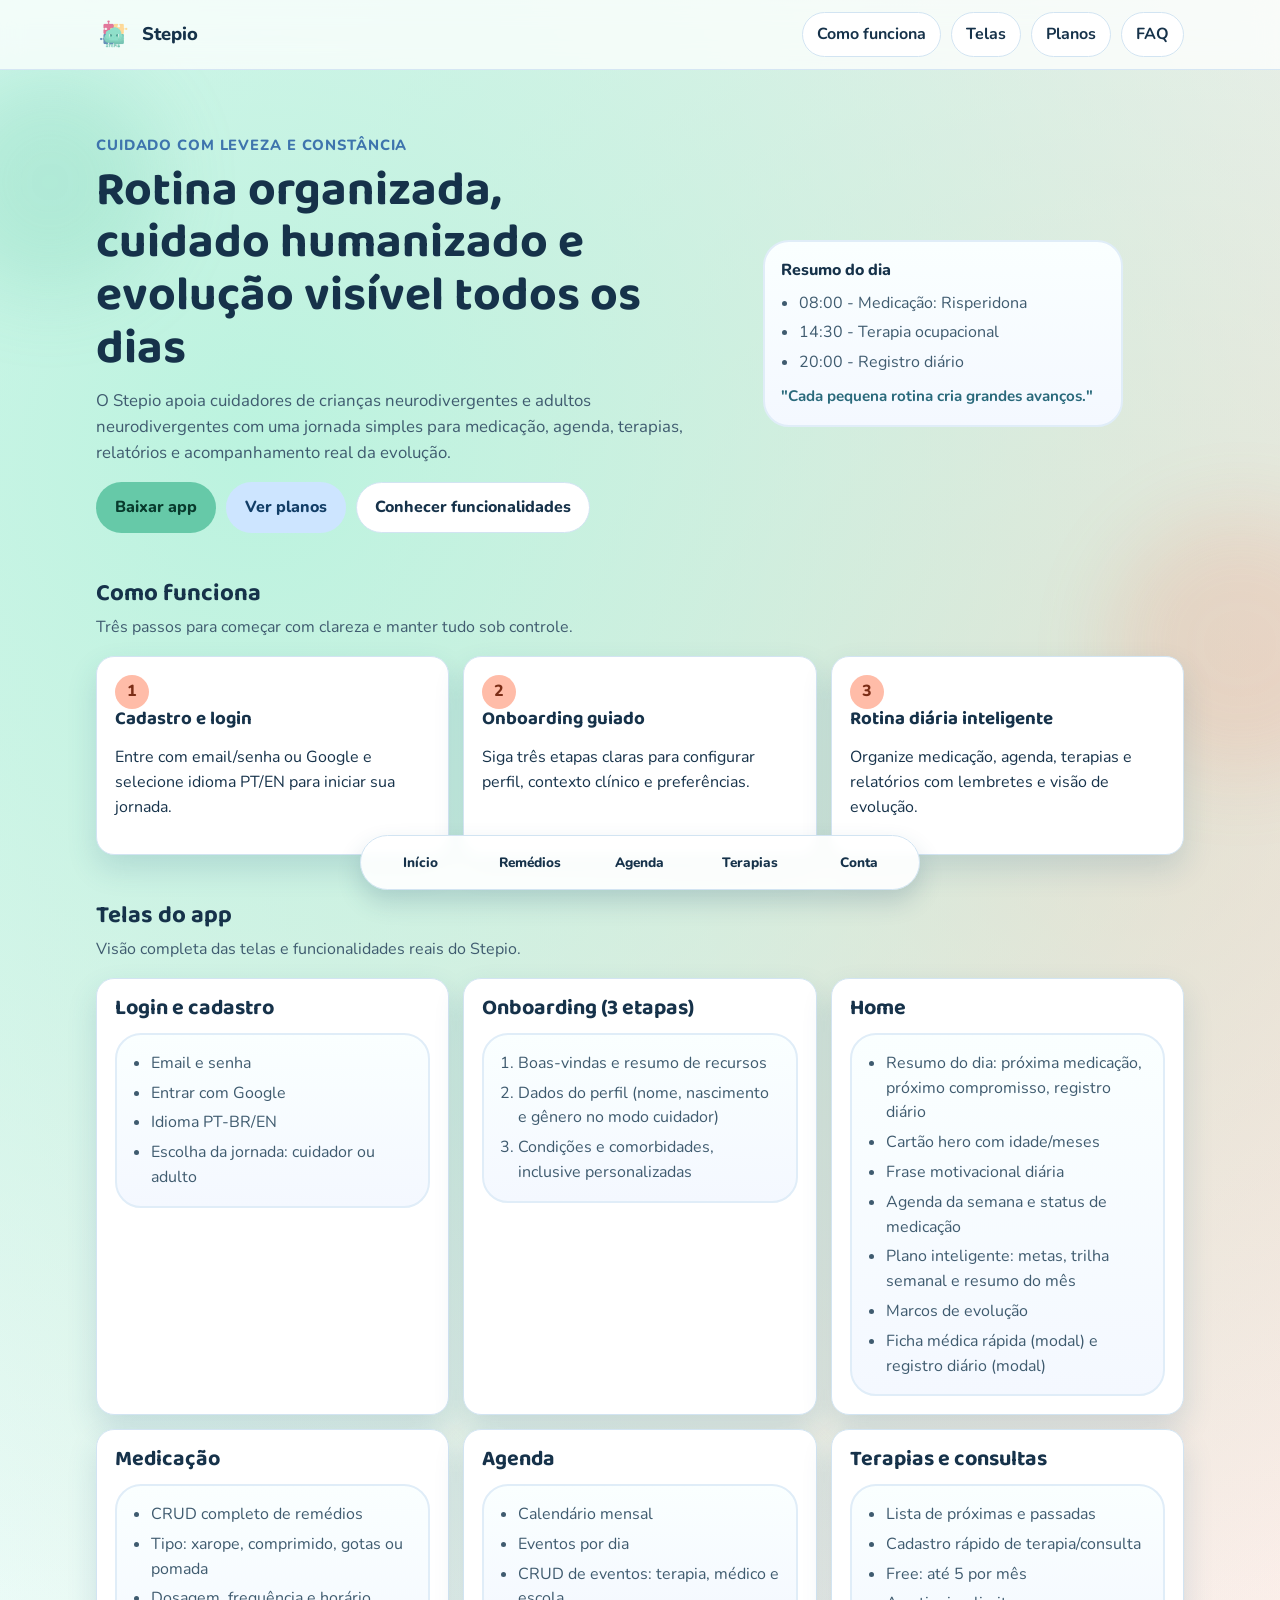
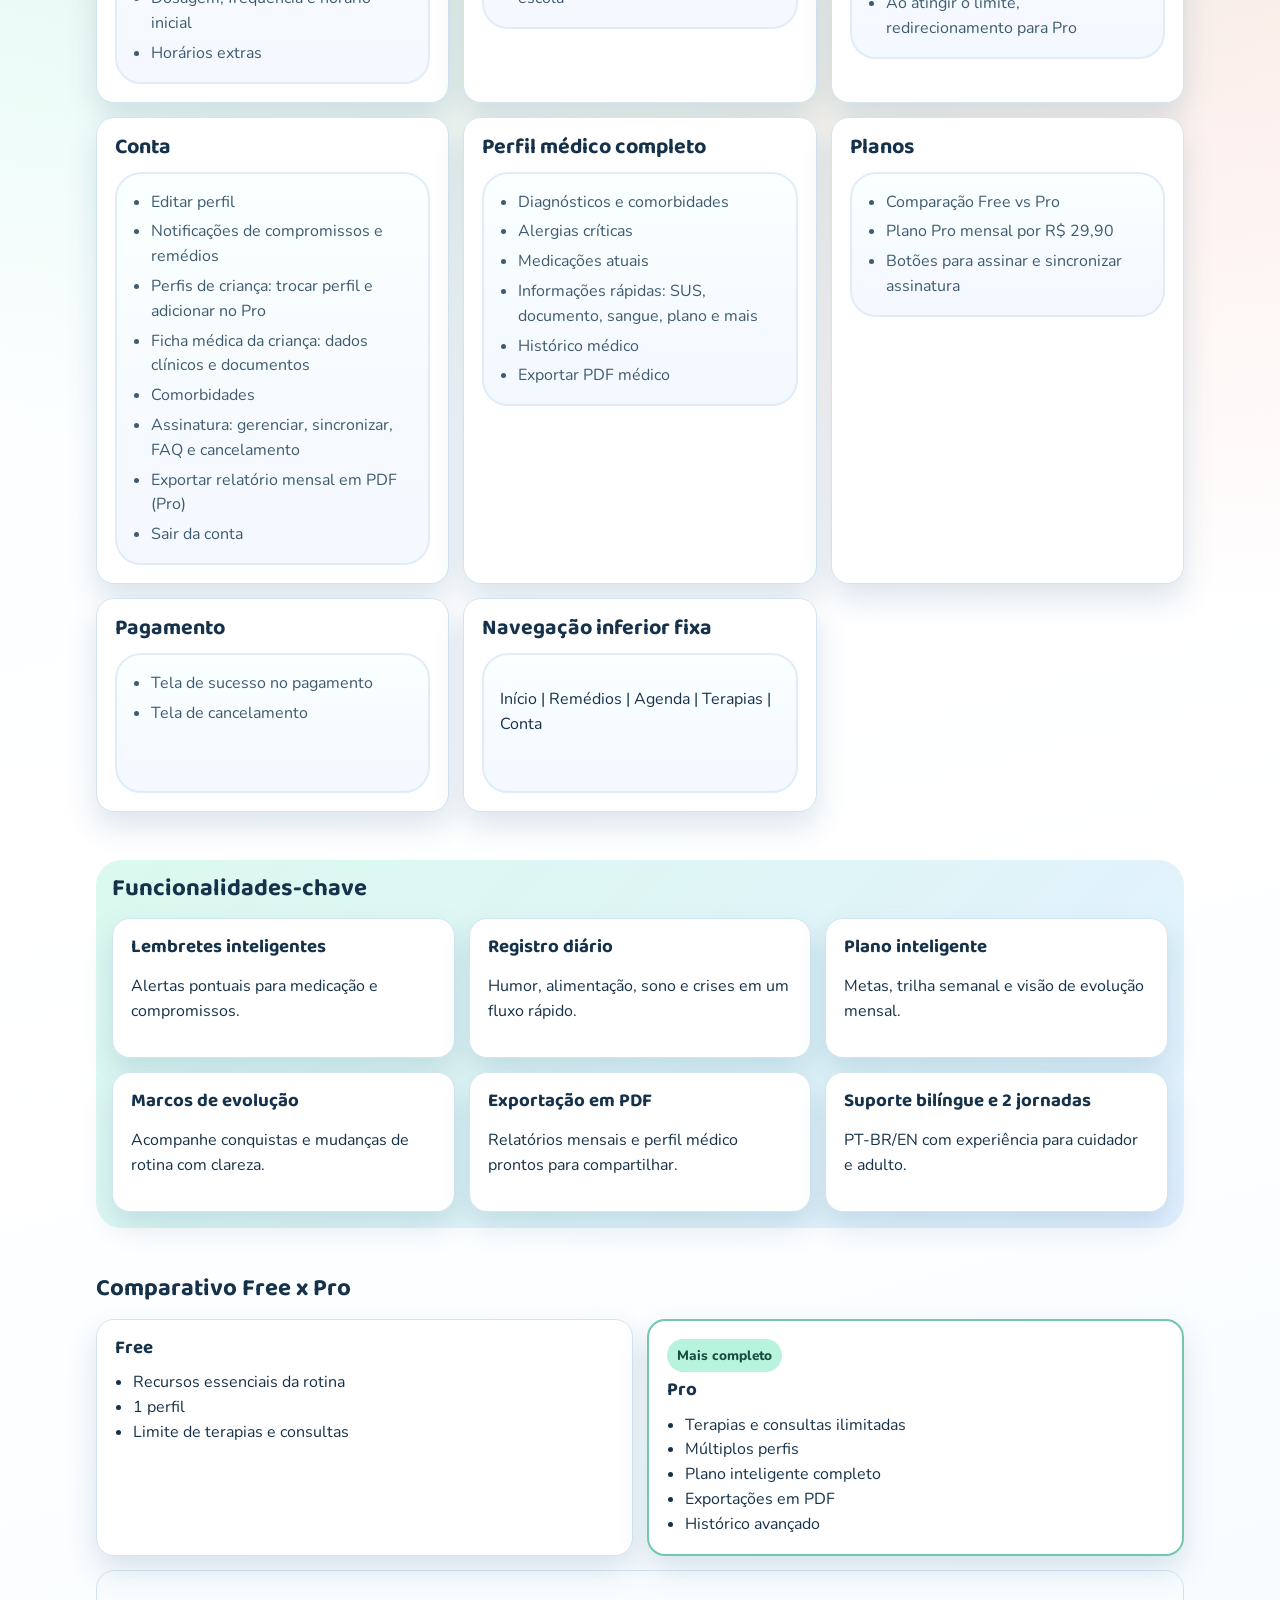
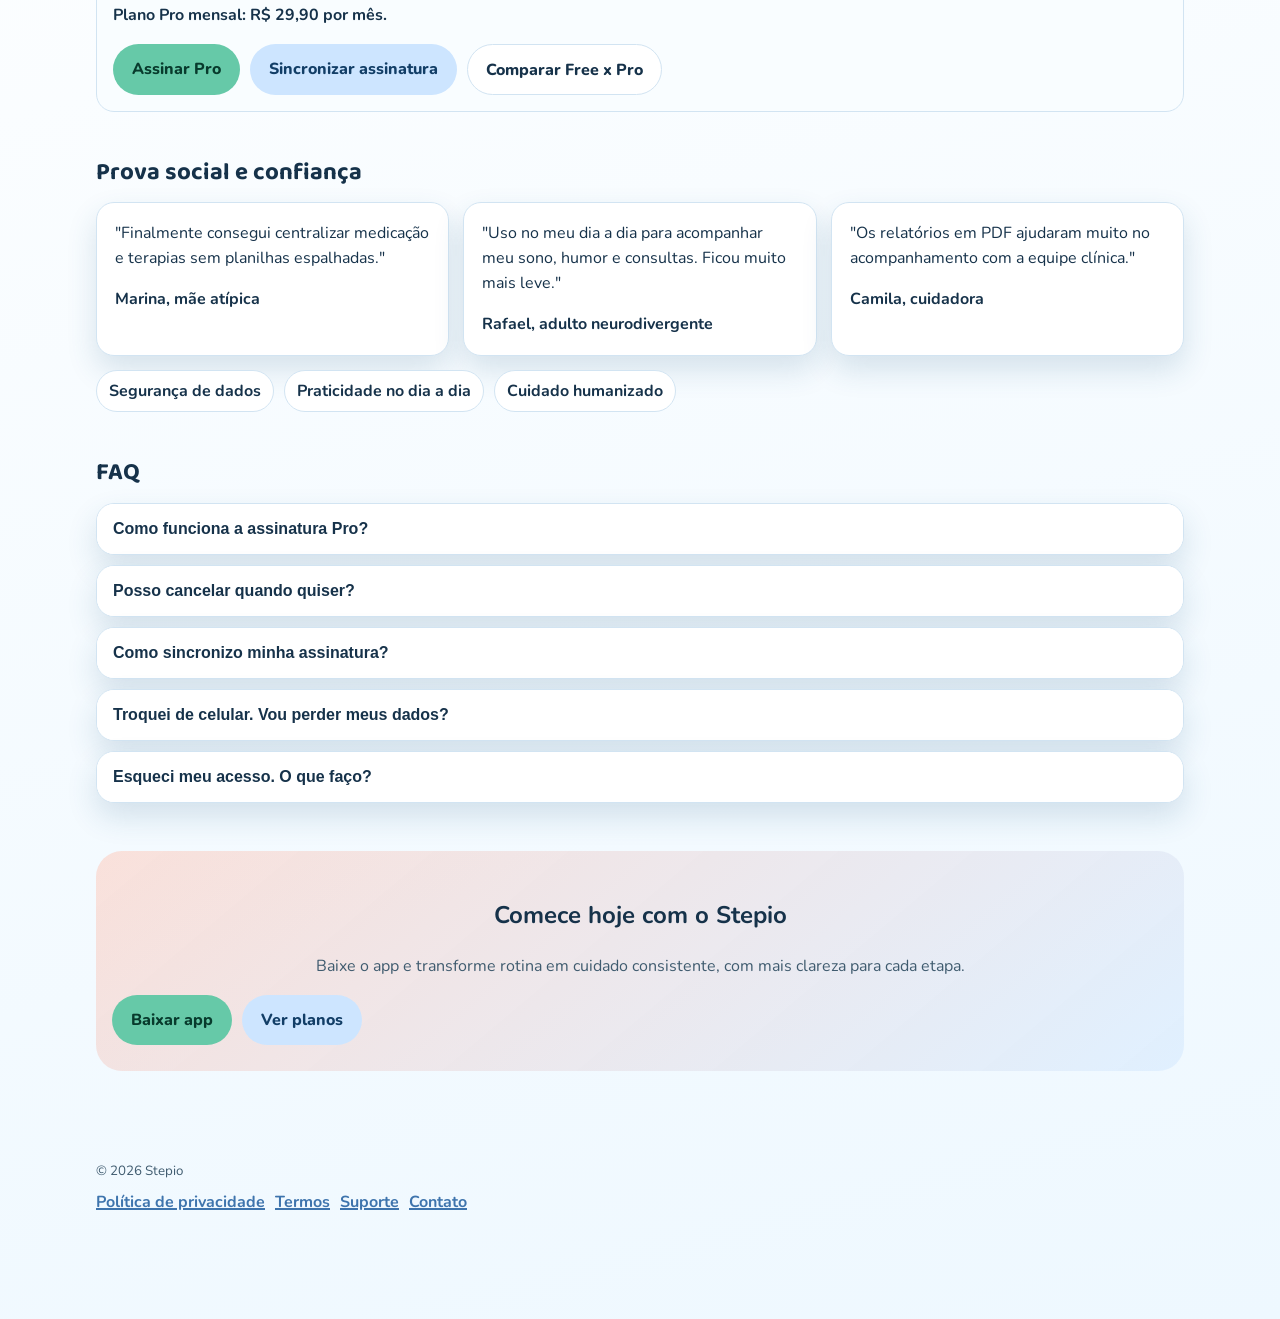
<file: index.html>
<!doctype html>
<html lang="pt-BR">
<head>
  <meta charset="UTF-8">
  <meta name="viewport" content="width=device-width, initial-scale=1.0">
  <title>Stepio | Rotina, cuidado e evolução para famílias e adultos neurodivergentes</title>
  <meta name="description" content="Stepio é o app para organizar medicação, agenda, terapias, consultas e evolução diária de crianças e adultos neurodivergentes com uma experiência acolhedora e inteligente.">
  <link rel="icon" type="image/png" href="img/STEPIO 3.png">
  <link rel="preconnect" href="https://fonts.googleapis.com">
  <link rel="preconnect" href="https://fonts.gstatic.com" crossorigin>
  <link href="https://fonts.googleapis.com/css2?family=Nunito:wght@400;600;700;800&family=Baloo+2:wght@600;700&display=swap" rel="stylesheet">
  <link rel="stylesheet" href="styles.css">
</head>
<body>
  <a class="skip-link" href="#conteudo">Pular para o conteúdo</a>

  <header class="site-header">
    <nav class="top-nav" aria-label="Navegação principal">
      <a class="brand" href="#topo" aria-label="Página inicial Stepio">
        <img src="img/STEPIO 3.png" alt="Logo Stepio">
        <span>Stepio</span>
      </a>
      <button class="menu-toggle" type="button" aria-expanded="false" aria-controls="mainMenu">Menu</button>
      <ul id="mainMenu" class="menu-links">
        <li><a href="#funciona">Como funciona</a></li>
        <li><a href="#telas">Telas</a></li>
        <li><a href="#planos" data-open-plans="true">Planos</a></li>
        <li><a href="#faq">FAQ</a></li>
      </ul>
    </nav>
  </header>

  <main id="conteudo">
    <section id="topo" class="hero section reveal">
      <div class="hero-content">
        <p class="eyebrow">Cuidado com leveza e constância</p>
        <h1>Rotina organizada, cuidado humanizado e evolução visível todos os dias</h1>
        <p class="hero-text">
          O Stepio apoia cuidadores de crianças neurodivergentes e adultos neurodivergentes com uma jornada simples para medicação, agenda, terapias, relatórios e acompanhamento real da evolução.
        </p>
        <div class="cta-group">
          <a class="btn btn-primary" href="https://play.google.com/store/apps/details?id=com.stepio.app&hl=en" target="_blank" rel="noopener noreferrer">Baixar app</a>
          <button class="btn btn-secondary open-plans-btn" type="button" data-open-plans="true">Ver planos</button>
          <a class="btn btn-ghost" href="#telas">Conhecer funcionalidades</a>
        </div>
      </div>
      <div class="hero-visual" aria-hidden="true">
        <article class="phone-mockup hero-phone tilt-card">
          <p class="mockup-title">Resumo do dia</p>
          <ul>
            <li>08:00 - Medicação: Risperidona</li>
            <li>14:30 - Terapia ocupacional</li>
            <li>20:00 - Registro diário</li>
          </ul>
          <p class="quote">"Cada pequena rotina cria grandes avanços."</p>
        </article>
      </div>
    </section>

    <section id="funciona" class="section reveal">
      <div class="section-head">
        <h2>Como funciona</h2>
        <p>Três passos para começar com clareza e manter tudo sob controle.</p>
      </div>
      <div class="steps-grid">
        <article class="card step-card">
          <span class="step-number">1</span>
          <h3>Cadastro e login</h3>
          <p>Entre com email/senha ou Google e selecione idioma PT/EN para iniciar sua jornada.</p>
        </article>
        <article class="card step-card">
          <span class="step-number">2</span>
          <h3>Onboarding guiado</h3>
          <p>Siga três etapas claras para configurar perfil, contexto clínico e preferências.</p>
        </article>
        <article class="card step-card">
          <span class="step-number">3</span>
          <h3>Rotina diária inteligente</h3>
          <p>Organize medicação, agenda, terapias e relatórios com lembretes e visão de evolução.</p>
        </article>
      </div>
    </section>

    <section id="telas" class="section reveal">
      <div class="section-head">
        <h2>Telas do app</h2>
        <p>Visão completa das telas e funcionalidades reais do Stepio.</p>
      </div>

      <div class="screens-grid">
        <article class="screen card reveal">
          <h3>Login e cadastro</h3>
          <div class="phone-mockup tilt-card">
            <ul>
              <li>Email e senha</li>
              <li>Entrar com Google</li>
              <li>Idioma PT-BR/EN</li>
              <li>Escolha da jornada: cuidador ou adulto</li>
            </ul>
          </div>
        </article>

        <article class="screen card reveal">
          <h3>Onboarding (3 etapas)</h3>
          <div class="phone-mockup tilt-card">
            <ol>
              <li>Boas-vindas e resumo de recursos</li>
              <li>Dados do perfil (nome, nascimento e gênero no modo cuidador)</li>
              <li>Condições e comorbidades, inclusive personalizadas</li>
            </ol>
          </div>
        </article>

        <article class="screen card reveal">
          <h3>Home</h3>
          <div class="phone-mockup tilt-card">
            <ul>
              <li>Resumo do dia: próxima medicação, próximo compromisso, registro diário</li>
              <li>Cartão hero com idade/meses</li>
              <li>Frase motivacional diária</li>
              <li>Agenda da semana e status de medicação</li>
              <li>Plano inteligente: metas, trilha semanal e resumo do mês</li>
              <li>Marcos de evolução</li>
              <li>Ficha médica rápida (modal) e registro diário (modal)</li>
            </ul>
          </div>
        </article>

        <article class="screen card reveal">
          <h3>Medicação</h3>
          <div class="phone-mockup tilt-card">
            <ul>
              <li>CRUD completo de remédios</li>
              <li>Tipo: xarope, comprimido, gotas ou pomada</li>
              <li>Dosagem, frequência e horário inicial</li>
              <li>Horários extras</li>
            </ul>
          </div>
        </article>

        <article class="screen card reveal">
          <h3>Agenda</h3>
          <div class="phone-mockup tilt-card">
            <ul>
              <li>Calendário mensal</li>
              <li>Eventos por dia</li>
              <li>CRUD de eventos: terapia, médico e escola</li>
            </ul>
          </div>
        </article>

        <article class="screen card reveal">
          <h3>Terapias e consultas</h3>
          <div class="phone-mockup tilt-card">
            <ul>
              <li>Lista de próximas e passadas</li>
              <li>Cadastro rápido de terapia/consulta</li>
              <li>Free: até 5 por mês</li>
              <li>Ao atingir o limite, redirecionamento para Pro</li>
            </ul>
          </div>
        </article>

        <article class="screen card reveal">
          <h3>Conta</h3>
          <div class="phone-mockup tilt-card">
            <ul>
              <li>Editar perfil</li>
              <li>Notificações de compromissos e remédios</li>
              <li>Perfis de criança: trocar perfil e adicionar no Pro</li>
              <li>Ficha médica da criança: dados clínicos e documentos</li>
              <li>Comorbidades</li>
              <li>Assinatura: gerenciar, sincronizar, FAQ e cancelamento</li>
              <li>Exportar relatório mensal em PDF (Pro)</li>
              <li>Sair da conta</li>
            </ul>
          </div>
        </article>

        <article class="screen card reveal">
          <h3>Perfil médico completo</h3>
          <div class="phone-mockup tilt-card">
            <ul>
              <li>Diagnósticos e comorbidades</li>
              <li>Alergias críticas</li>
              <li>Medicações atuais</li>
              <li>Informações rápidas: SUS, documento, sangue, plano e mais</li>
              <li>Histórico médico</li>
              <li>Exportar PDF médico</li>
            </ul>
          </div>
        </article>

        <article class="screen card reveal">
          <h3>Planos</h3>
          <div class="phone-mockup tilt-card">
            <ul>
              <li>Comparação Free vs Pro</li>
              <li>Plano Pro mensal por R$ 29,90</li>
              <li>Botões para assinar e sincronizar assinatura</li>
            </ul>
          </div>
        </article>

        <article class="screen card reveal">
          <h3>Pagamento</h3>
          <div class="phone-mockup tilt-card">
            <ul>
              <li>Tela de sucesso no pagamento</li>
              <li>Tela de cancelamento</li>
            </ul>
          </div>
        </article>

        <article class="screen card reveal">
          <h3>Navegação inferior fixa</h3>
          <div class="phone-mockup tilt-card">
            <p>Início | Remédios | Agenda | Terapias | Conta</p>
          </div>
        </article>
      </div>
    </section>

    <section class="section highlight reveal">
      <div class="section-head">
        <h2>Funcionalidades-chave</h2>
      </div>
      <div class="feature-grid">
        <article class="card"><h3>Lembretes inteligentes</h3><p>Alertas pontuais para medicação e compromissos.</p></article>
        <article class="card"><h3>Registro diário</h3><p>Humor, alimentação, sono e crises em um fluxo rápido.</p></article>
        <article class="card"><h3>Plano inteligente</h3><p>Metas, trilha semanal e visão de evolução mensal.</p></article>
        <article class="card"><h3>Marcos de evolução</h3><p>Acompanhe conquistas e mudanças de rotina com clareza.</p></article>
        <article class="card"><h3>Exportação em PDF</h3><p>Relatórios mensais e perfil médico prontos para compartilhar.</p></article>
        <article class="card"><h3>Suporte bilíngue e 2 jornadas</h3><p>PT-BR/EN com experiência para cuidador e adulto.</p></article>
      </div>
    </section>

    <section id="planos" class="section reveal">
      <div class="section-head">
        <h2>Comparativo Free x Pro</h2>
      </div>
      <div class="plan-grid">
        <article class="card plan-card">
          <h3>Free</h3>
          <ul>
            <li>Recursos essenciais da rotina</li>
            <li>1 perfil</li>
            <li>Limite de terapias e consultas</li>
          </ul>
        </article>
        <article class="card plan-card featured">
          <p class="badge">Mais completo</p>
          <h3>Pro</h3>
          <ul>
            <li>Terapias e consultas ilimitadas</li>
            <li>Múltiplos perfis</li>
            <li>Plano inteligente completo</li>
            <li>Exportações em PDF</li>
            <li>Histórico avançado</li>
          </ul>
        </article>
      </div>
      <div class="price-row">
        <p><strong>Plano Pro mensal: R$ 29,90 por mês.</strong></p>
        <div class="cta-group">
          <a class="btn btn-primary" href="https://play.google.com/store/apps/details?id=com.stepio.app&hl=en" target="_blank" rel="noopener noreferrer">Assinar Pro</a>
          <a class="btn btn-secondary" href="#cta-final">Sincronizar assinatura</a>
          <button class="btn btn-ghost open-plans-btn" type="button" data-open-plans="true">Comparar Free x Pro</button>
        </div>
      </div>
    </section>

    <section class="section reveal">
      <div class="section-head">
        <h2>Prova social e confiança</h2>
      </div>
      <div class="testimonials-grid">
        <article class="card">
          <p>"Finalmente consegui centralizar medicação e terapias sem planilhas espalhadas."</p>
          <strong>Marina, mãe atípica</strong>
        </article>
        <article class="card">
          <p>"Uso no meu dia a dia para acompanhar meu sono, humor e consultas. Ficou muito mais leve."</p>
          <strong>Rafael, adulto neurodivergente</strong>
        </article>
        <article class="card">
          <p>"Os relatórios em PDF ajudaram muito no acompanhamento com a equipe clínica."</p>
          <strong>Camila, cuidadora</strong>
        </article>
      </div>
      <div class="trust-badges" role="list" aria-label="Selos de confiança">
        <span role="listitem" class="badge-pill">Segurança de dados</span>
        <span role="listitem" class="badge-pill">Praticidade no dia a dia</span>
        <span role="listitem" class="badge-pill">Cuidado humanizado</span>
      </div>
    </section>

    <section id="faq" class="section reveal">
      <div class="section-head">
        <h2>FAQ</h2>
      </div>
      <div class="faq-list">
        <article class="faq-item card">
          <h3>
            <button class="faq-question" type="button" aria-expanded="false">Como funciona a assinatura Pro?</button>
          </h3>
          <div class="faq-answer" hidden>
            <p>Você assina o Pro mensal por R$ 29,90 e libera recursos avançados como múltiplos perfis e exportações.</p>
          </div>
        </article>
        <article class="faq-item card">
          <h3>
            <button class="faq-question" type="button" aria-expanded="false">Posso cancelar quando quiser?</button>
          </h3>
          <div class="faq-answer" hidden>
            <p>Sim. O gerenciamento e o cancelamento ficam disponíveis na área de assinatura da conta.</p>
          </div>
        </article>
        <article class="faq-item card">
          <h3>
            <button class="faq-question" type="button" aria-expanded="false">Como sincronizo minha assinatura?</button>
          </h3>
          <div class="faq-answer" hidden>
            <p>Na tela de assinatura, use o botão de sincronização para atualizar o status da sua conta Pro.</p>
          </div>
        </article>
        <article class="faq-item card">
          <h3>
            <button class="faq-question" type="button" aria-expanded="false">Troquei de celular. Vou perder meus dados?</button>
          </h3>
          <div class="faq-answer" hidden>
            <p>Não. Basta entrar com sua conta para recuperar seus dados e continuar de onde parou.</p>
          </div>
        </article>
        <article class="faq-item card">
          <h3>
            <button class="faq-question" type="button" aria-expanded="false">Esqueci meu acesso. O que faço?</button>
          </h3>
          <div class="faq-answer" hidden>
            <p>Use a recuperação de acesso na tela de login para redefinir credenciais e retomar o uso.</p>
          </div>
        </article>
      </div>
    </section>

    <section id="cta-final" class="section final-cta reveal">
      <h2>Comece hoje com o Stepio</h2>
      <p>Baixe o app e transforme rotina em cuidado consistente, com mais clareza para cada etapa.</p>
      <div class="cta-group">
        <a class="btn btn-primary" href="https://play.google.com/store/apps/details?id=com.stepio.app&hl=en" target="_blank" rel="noopener noreferrer">Baixar app</a>
        <button class="btn btn-secondary open-plans-btn" type="button" data-open-plans="true">Ver planos</button>
      </div>
    </section>
  </main>

  <div id="plansOverlay" class="plans-overlay" hidden>
    <section class="plans-modal" role="dialog" aria-modal="true" aria-labelledby="plansModalTitle">
      <button id="closePlansModal" class="plans-close" type="button" aria-label="Fechar comparação de planos">×</button>
      <p class="eyebrow">Planos Stepio</p>
      <h2 id="plansModalTitle">Escolha o plano ideal para sua rotina</h2>
      <p class="plans-subtitle">Comparativo rápido e objetivo para decidir em segundos.</p>
      <div class="plans-modal-grid">
        <article class="card plan-card">
          <h3>Free</h3>
          <p class="plan-price">R$ 0/mês</p>
          <ul>
            <li>Recursos essenciais</li>
            <li>1 perfil</li>
            <li>Até 5 terapias/consultas por mês</li>
          </ul>
        </article>
        <article class="card plan-card featured">
          <p class="badge">Recomendado</p>
          <h3>Pro</h3>
          <p class="plan-price">R$ 29,90/mês</p>
          <ul>
            <li>Terapias e consultas ilimitadas</li>
            <li>Múltiplos perfis</li>
            <li>Plano inteligente completo</li>
            <li>Exportações em PDF e histórico avançado</li>
          </ul>
        </article>
      </div>
      <div class="cta-group">
        <a class="btn btn-primary" href="https://play.google.com/store/apps/details?id=com.stepio.app&hl=en" target="_blank" rel="noopener noreferrer">Baixar e assinar</a>
        <button class="btn btn-ghost" id="closePlansModalSecondary" type="button">Fechar</button>
      </div>
    </section>
  </div>

  <footer class="site-footer">
    <small>&copy; <span id="year"></span> Stepio</small>
    <nav aria-label="Links do rodapé">
      <a href="privacy-policy.html">Política de privacidade</a>
      <a href="terms-of-use.html">Termos</a>
      <a href="mailto:larymenjon.dev@gmail.com?subject=Suporte%20Stepio">Suporte</a>
      <a href="mailto:larymenjon.dev@gmail.com?subject=Contato%20Stepio">Contato</a>
    </nav>
  </footer>

  <nav class="bottom-demo-nav" aria-label="Navegação inferior fixa de demonstração">
    <a href="#">Início</a>
    <a href="#">Remédios</a>
    <a href="#">Agenda</a>
    <a href="#">Terapias</a>
    <a href="#">Conta</a>
  </nav>

  <script src="script.js"></script>
</body>
</html>
</file>
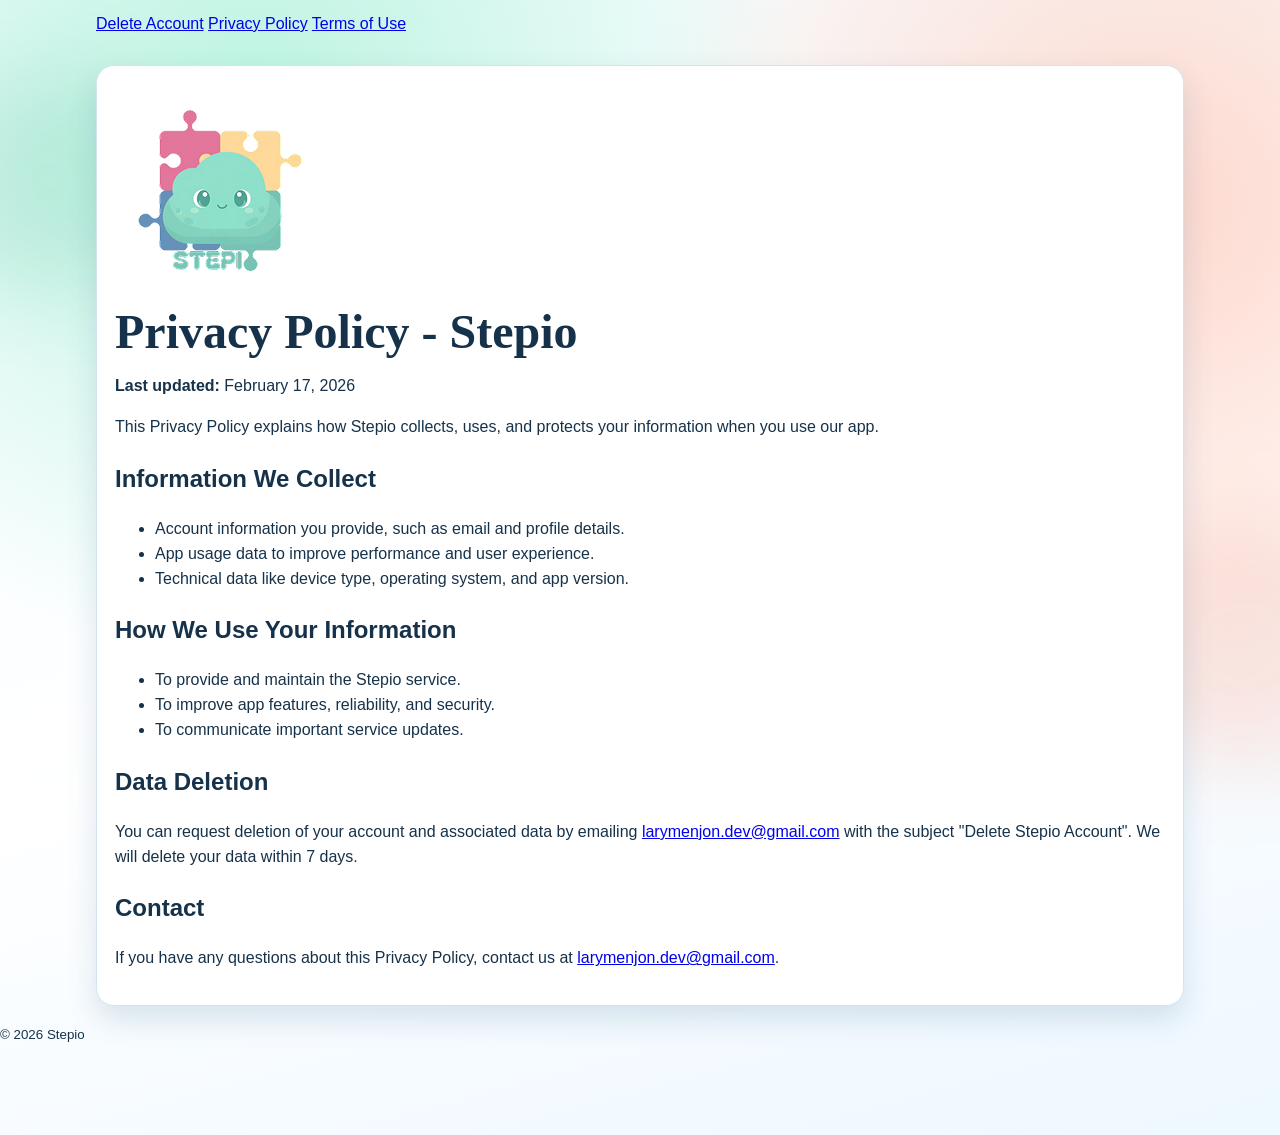
<file: privacy-policy.html>
<!doctype html>
<html lang="en">
<head>
  <meta charset="UTF-8">
  <meta name="viewport" content="width=device-width, initial-scale=1.0">
  <title>Privacy Policy - Stepio</title>
  <link rel="icon" type="image/png" href="img/STEPIO 3.png">
  <link rel="stylesheet" href="styles.css">
</head>
<body>
  <header class="top-nav">
    <nav class="menu" aria-label="Main menu">
      <a href="index.html">Delete Account</a>
      <a class="active" href="privacy-policy.html">Privacy Policy</a>
      <a href="terms-of-use.html">Terms of Use</a>
    </nav>
  </header>

  <main class="page">
    <section class="card" aria-labelledby="title">
      <img
        class="logo"
        src="img/STEPIO 3.png"
        alt="Stepio logo"
      >
      <h1 id="title">Privacy Policy - Stepio</h1>
      <p><strong>Last updated:</strong> February 17, 2026</p>

      <p>
        This Privacy Policy explains how Stepio collects, uses, and protects your information when you use our app.
      </p>

      <h2>Information We Collect</h2>
      <ul>
        <li>Account information you provide, such as email and profile details.</li>
        <li>App usage data to improve performance and user experience.</li>
        <li>Technical data like device type, operating system, and app version.</li>
      </ul>

      <h2>How We Use Your Information</h2>
      <ul>
        <li>To provide and maintain the Stepio service.</li>
        <li>To improve app features, reliability, and security.</li>
        <li>To communicate important service updates.</li>
      </ul>

      <h2>Data Deletion</h2>
      <p>
        You can request deletion of your account and associated data by emailing
        <a href="mailto:larymenjon.dev@gmail.com?subject=Delete%20Stepio%20Account">larymenjon.dev@gmail.com</a>
        with the subject "Delete Stepio Account". We will delete your data within 7 days.
      </p>

      <h2>Contact</h2>
      <p>
        If you have any questions about this Privacy Policy, contact us at
        <a href="mailto:larymenjon.dev@gmail.com">larymenjon.dev@gmail.com</a>.
      </p>
    </section>
  </main>

  <footer>
    <small>&copy; <span id="year"></span> Stepio</small>
  </footer>

  <script src="script.js"></script>
</body>
</html>
</file>
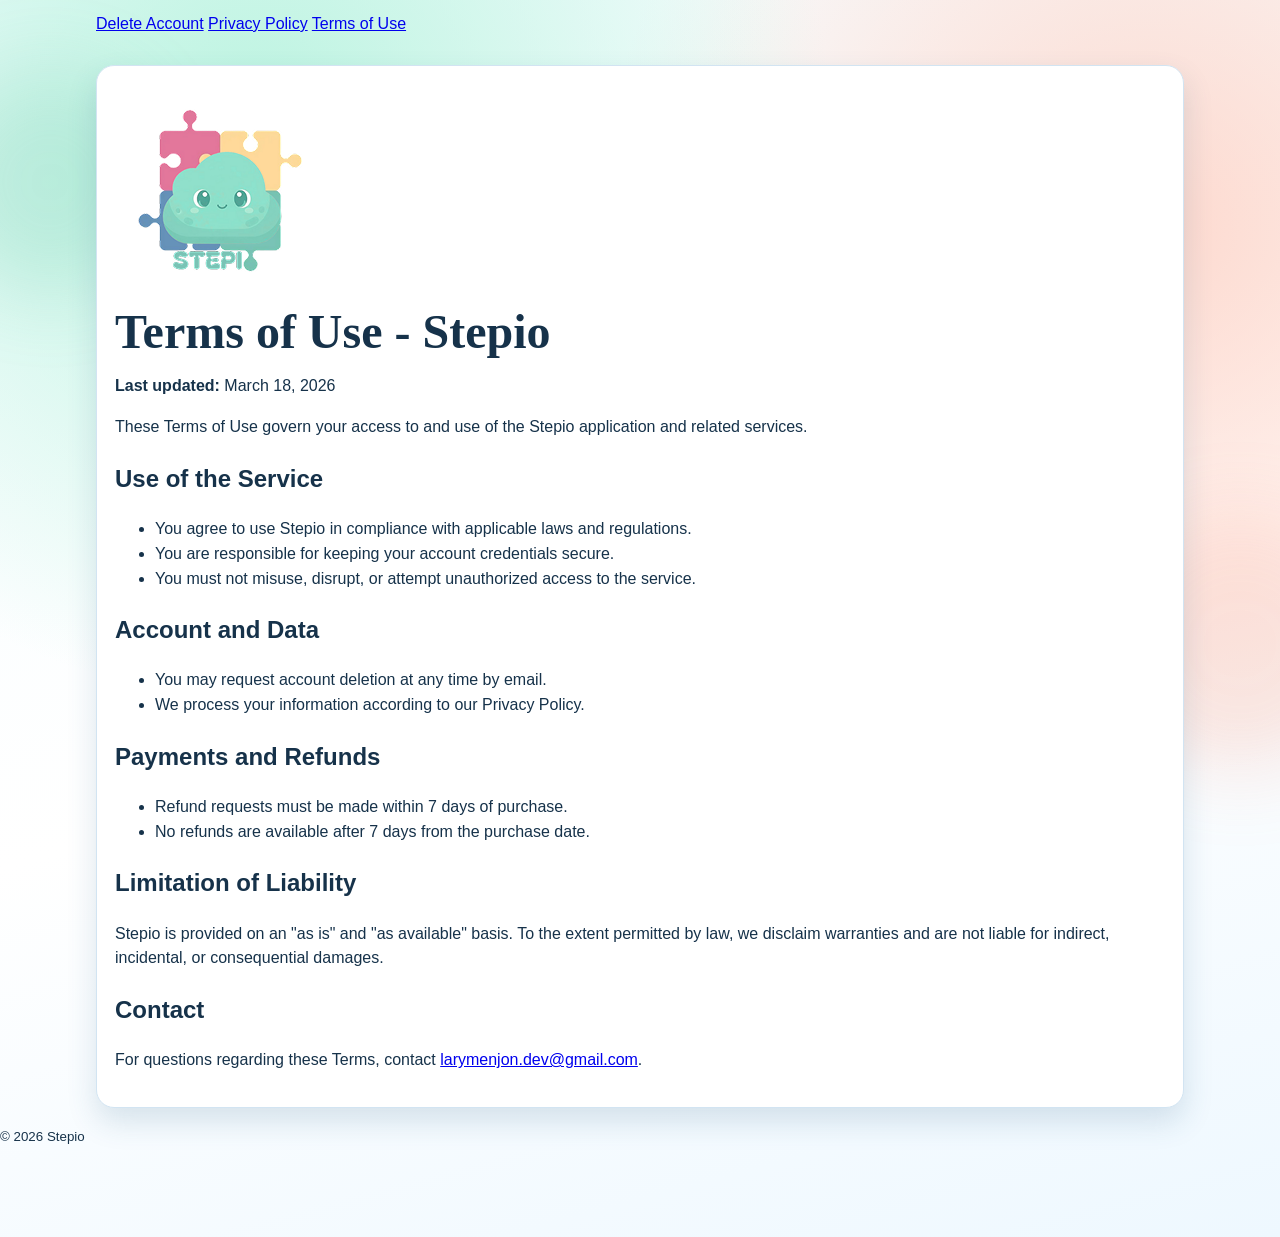
<file: terms-of-use.html>
<!doctype html>
<html lang="en">
<head>
  <meta charset="UTF-8">
  <meta name="viewport" content="width=device-width, initial-scale=1.0">
  <title>Terms of Use - Stepio</title>
  <link rel="icon" type="image/png" href="img/STEPIO 3.png">
  <link rel="stylesheet" href="styles.css">
</head>
<body>
  <header class="top-nav">
    <nav class="menu" aria-label="Main menu">
      <a href="index.html">Delete Account</a>
      <a href="privacy-policy.html">Privacy Policy</a>
      <a class="active" href="terms-of-use.html">Terms of Use</a>
    </nav>
  </header>

  <main class="page">
    <section class="card" aria-labelledby="title">
      <img
        class="logo"
        src="img/STEPIO 3.png"
        alt="Stepio logo"
      >
      <h1 id="title">Terms of Use - Stepio</h1>
      <p><strong>Last updated:</strong> March 18, 2026</p>

      <p>
        These Terms of Use govern your access to and use of the Stepio application and related services.
      </p>

      <h2>Use of the Service</h2>
      <ul>
        <li>You agree to use Stepio in compliance with applicable laws and regulations.</li>
        <li>You are responsible for keeping your account credentials secure.</li>
        <li>You must not misuse, disrupt, or attempt unauthorized access to the service.</li>
      </ul>

      <h2>Account and Data</h2>
      <ul>
        <li>You may request account deletion at any time by email.</li>
        <li>We process your information according to our Privacy Policy.</li>
      </ul>

      <h2>Payments and Refunds</h2>
      <ul>
        <li>Refund requests must be made within 7 days of purchase.</li>
        <li>No refunds are available after 7 days from the purchase date.</li>
      </ul>

      <h2>Limitation of Liability</h2>
      <p>
        Stepio is provided on an "as is" and "as available" basis. To the extent permitted by law, we disclaim warranties and are not liable for indirect, incidental, or consequential damages.
      </p>

      <h2>Contact</h2>
      <p>
        For questions regarding these Terms, contact
        <a href="mailto:larymenjon.dev@gmail.com">larymenjon.dev@gmail.com</a>.
      </p>
    </section>
  </main>

  <footer>
    <small>&copy; <span id="year"></span> Stepio</small>
  </footer>

  <script src="script.js"></script>
</body>
</html>
</file>
<file: styles.css>
:root {
  --mint: #b8f3de;
  --mint-strong: #66c9a8;
  --blue-soft: #cde5ff;
  --blue-strong: #3e74ad;
  --coral: #ffbca8;
  --coral-strong: #f17d5f;
  --surface: #ffffff;
  --surface-alt: #f8fcff;
  --text: #16324a;
  --text-muted: #3f5b6f;
  --line: #d2e4f2;
  --shadow: 0 14px 30px rgba(39, 96, 129, 0.16);
  --radius-lg: 26px;
  --radius-md: 18px;
}

* {
  box-sizing: border-box;
}

html {
  scroll-behavior: smooth;
}

body {
  margin: 0;
  color: var(--text);
  font-family: "Nunito", sans-serif;
  background:
    radial-gradient(circle at 20% 10%, rgba(184, 243, 222, 0.95), rgba(184, 243, 222, 0) 38%),
    radial-gradient(circle at 90% 18%, rgba(255, 188, 168, 0.56), rgba(255, 188, 168, 0) 36%),
    linear-gradient(165deg, #f5fcff 0%, #ffffff 55%, #eef8ff 100%);
  min-height: 100vh;
  line-height: 1.55;
  padding-bottom: 88px;
  position: relative;
  overflow-x: hidden;
}

body::before,
body::after {
  content: "";
  position: fixed;
  z-index: -1;
  border-radius: 50%;
  filter: blur(40px);
  opacity: 0.5;
  pointer-events: none;
}

body::before {
  width: 220px;
  height: 220px;
  background: rgba(102, 201, 168, 0.46);
  top: 8%;
  left: -60px;
  animation: floatBlobA 11s ease-in-out infinite;
}

body::after {
  width: 260px;
  height: 260px;
  background: rgba(241, 125, 95, 0.32);
  bottom: 14%;
  right: -90px;
  animation: floatBlobB 14s ease-in-out infinite;
}

.skip-link {
  position: absolute;
  left: -9999px;
  top: 8px;
  background: var(--text);
  color: #fff;
  padding: 8px 12px;
  border-radius: 8px;
  z-index: 1000;
}

.skip-link:focus {
  left: 10px;
}

.site-header {
  position: sticky;
  top: 0;
  z-index: 90;
  backdrop-filter: blur(12px);
  background: rgba(255, 255, 255, 0.74);
  border-bottom: 1px solid rgba(210, 228, 242, 0.9);
}

.top-nav {
  max-width: 1120px;
  margin: 0 auto;
  padding: 12px 16px;
  display: flex;
  align-items: center;
  gap: 12px;
  flex-wrap: wrap;
}

.brand {
  display: inline-flex;
  align-items: center;
  gap: 10px;
  text-decoration: none;
  color: var(--text);
  font-weight: 800;
  font-size: 1.15rem;
}

.brand img {
  width: 36px;
  height: 36px;
  object-fit: contain;
}

.menu-toggle {
  margin-left: auto;
  border: 1px solid var(--line);
  border-radius: 999px;
  background: var(--surface);
  color: var(--text);
  padding: 9px 14px;
  font-weight: 700;
}

.menu-links {
  list-style: none;
  display: none;
  width: 100%;
  margin: 0;
  padding: 4px 0 0;
  gap: 10px;
}

.menu-links.open {
  display: grid;
}

.menu-links a {
  display: block;
  text-decoration: none;
  color: var(--text);
  background: var(--surface);
  border: 1px solid var(--line);
  border-radius: 999px;
  padding: 9px 14px;
  font-weight: 700;
  text-align: center;
  transition: transform 0.2s ease, background-color 0.2s ease;
}

.menu-links a:hover,
.menu-links a:focus-visible {
  transform: translateY(-2px);
  background: var(--mint);
}

main {
  max-width: 1120px;
  margin: 0 auto;
  padding: 16px;
}

.section {
  margin: 30px 0;
}

.section-head h2,
h1,
h3 {
  font-family: "Baloo 2", cursive;
  line-height: 1.1;
  margin: 0;
}

.section-head {
  margin-bottom: 16px;
}

.section-head p {
  margin: 8px 0 0;
  color: var(--text-muted);
}

.hero {
  display: grid;
  gap: 18px;
  align-items: center;
}

.eyebrow {
  margin: 0 0 8px;
  font-size: 0.92rem;
  font-weight: 800;
  letter-spacing: 0.06em;
  text-transform: uppercase;
  color: var(--blue-strong);
}

h1 {
  font-size: clamp(1.9rem, 6vw, 3rem);
}

.hero-text {
  margin: 12px 0 0;
  color: var(--text-muted);
  font-size: 1.05rem;
}

.cta-group {
  margin-top: 16px;
  display: flex;
  flex-wrap: wrap;
  gap: 10px;
}

.btn {
  text-decoration: none;
  border-radius: 999px;
  padding: 12px 18px;
  font-weight: 800;
  border: 1px solid transparent;
  transition: transform 0.2s ease, box-shadow 0.2s ease, background-color 0.2s ease;
  cursor: pointer;
  font-family: inherit;
  font-size: 1rem;
}

.btn:focus-visible,
button:focus-visible,
.faq-question:focus-visible {
  outline: 3px solid #0d89bf;
  outline-offset: 2px;
}

.btn:hover,
.btn:focus-visible {
  transform: translateY(-2px) scale(1.02);
  box-shadow: 0 8px 18px rgba(58, 116, 173, 0.25);
}

.btn-primary {
  background: var(--mint-strong);
  color: #083b2d;
}

.btn-secondary {
  background: var(--blue-soft);
  color: #123e67;
}

.open-plans-btn {
  position: relative;
  overflow: hidden;
}

.open-plans-btn::after {
  content: "";
  position: absolute;
  inset: -40% auto -40% -60%;
  width: 42%;
  background: linear-gradient(100deg, transparent 0%, rgba(255, 255, 255, 0.55) 50%, transparent 100%);
  transform: rotate(16deg);
  animation: shineSweep 2.8s ease-in-out infinite;
}

.btn-ghost {
  border-color: var(--line);
  background: var(--surface);
  color: var(--text);
}

.hero-phone {
  margin: 0 auto;
  max-width: 360px;
}

.card {
  background: var(--surface);
  border: 1px solid var(--line);
  border-radius: var(--radius-md);
  box-shadow: var(--shadow);
  padding: 18px;
}

.steps-grid,
.feature-grid,
.plan-grid,
.testimonials-grid,
.screens-grid {
  display: grid;
  gap: 14px;
}

.step-card {
  position: relative;
  overflow: hidden;
}

.step-number {
  display: inline-grid;
  place-items: center;
  width: 34px;
  height: 34px;
  border-radius: 50%;
  font-weight: 800;
  background: var(--coral);
  color: #7b2d16;
}

.phone-mockup {
  border-radius: var(--radius-lg);
  border: 2px solid #e0edf8;
  background: linear-gradient(180deg, #faffff 0%, #f4f8ff 100%);
  padding: 16px;
  min-height: 140px;
}

.mockup-title {
  margin: 0 0 8px;
  font-weight: 800;
}

.phone-mockup ul,
.phone-mockup ol {
  margin: 0;
  padding-left: 18px;
  color: var(--text-muted);
}

.phone-mockup li + li {
  margin-top: 5px;
}

.quote {
  margin: 10px 0 0;
  font-size: 0.95rem;
  color: #29697b;
  font-weight: 700;
}

.screen h3 {
  margin-bottom: 12px;
  font-size: 1.35rem;
}

.highlight {
  border-radius: var(--radius-lg);
  background: linear-gradient(135deg, rgba(184, 243, 222, 0.5), rgba(205, 229, 255, 0.55));
  padding: 16px;
}

.feature-grid .card {
  transition: transform 0.2s ease;
}

.feature-grid .card:hover {
  transform: translateY(-3px);
}

.plan-card {
  position: relative;
}

.plan-card ul {
  margin: 12px 0 0;
  padding-left: 18px;
}

.featured {
  border: 2px solid #71c8ad;
}

.badge {
  display: inline-block;
  margin: 0 0 8px;
  padding: 6px 10px;
  border-radius: 999px;
  background: var(--mint);
  color: #144e3f;
  font-weight: 800;
  font-size: 0.85rem;
}

.plan-price {
  margin: 8px 0 12px;
  font-size: 1.1rem;
  font-weight: 800;
  color: #0d5e6f;
}

.price-row {
  margin-top: 14px;
  padding: 16px;
  border: 1px solid var(--line);
  border-radius: var(--radius-md);
  background: #f9fdff;
}

.testimonials-grid p {
  margin-top: 0;
}

.trust-badges {
  margin-top: 14px;
  display: flex;
  flex-wrap: wrap;
  gap: 10px;
}

.badge-pill {
  padding: 8px 12px;
  border-radius: 999px;
  border: 1px solid var(--line);
  background: var(--surface);
  font-weight: 700;
}

.faq-list {
  display: grid;
  gap: 10px;
}

.faq-item {
  padding: 0;
  overflow: hidden;
}

.faq-question {
  width: 100%;
  border: 0;
  text-align: left;
  background: var(--surface);
  color: var(--text);
  font-weight: 800;
  font-size: 1rem;
  padding: 16px;
  cursor: pointer;
}

.faq-answer {
  padding: 0 16px 16px;
}

.final-cta {
  text-align: center;
  border-radius: var(--radius-lg);
  background: linear-gradient(140deg, rgba(255, 188, 168, 0.42), rgba(205, 229, 255, 0.46));
  padding: 26px 16px;
}

.final-cta p {
  color: var(--text-muted);
}

.site-footer {
  max-width: 1120px;
  margin: 10px auto 0;
  padding: 16px;
  display: grid;
  gap: 8px;
  color: var(--text-muted);
}

.site-footer nav {
  display: flex;
  flex-wrap: wrap;
  gap: 10px;
}

.site-footer a {
  color: var(--blue-strong);
  font-weight: 700;
  text-decoration-thickness: 2px;
}

.bottom-demo-nav {
  position: fixed;
  left: 50%;
  transform: translateX(-50%);
  bottom: 10px;
  width: min(560px, calc(100% - 16px));
  padding: 8px;
  border: 1px solid var(--line);
  border-radius: 999px;
  background: rgba(255, 255, 255, 0.92);
  display: grid;
  grid-template-columns: repeat(5, minmax(0, 1fr));
  gap: 6px;
  box-shadow: 0 12px 24px rgba(42, 87, 113, 0.2);
  backdrop-filter: blur(6px);
  z-index: 99;
}

.bottom-demo-nav a {
  text-decoration: none;
  text-align: center;
  padding: 8px 5px;
  border-radius: 999px;
  color: var(--text);
  font-weight: 800;
  font-size: 0.85rem;
}

.bottom-demo-nav a:hover,
.bottom-demo-nav a:focus-visible {
  background: var(--mint);
}

.plans-overlay {
  position: fixed;
  inset: 0;
  background: rgba(6, 32, 55, 0.45);
  display: grid;
  place-items: center;
  padding: 16px;
  z-index: 140;
  backdrop-filter: blur(6px);
}

.plans-overlay[hidden] {
  display: none !important;
}

.plans-modal {
  position: relative;
  width: min(820px, 100%);
  max-height: min(88vh, 760px);
  overflow: auto;
  background: linear-gradient(170deg, #ffffff 0%, #f5fbff 100%);
  border: 1px solid var(--line);
  border-radius: 24px;
  box-shadow: 0 26px 52px rgba(13, 55, 83, 0.28);
  padding: 20px;
}

.plans-subtitle {
  margin: 8px 0 14px;
  color: var(--text-muted);
}

.plans-close {
  position: absolute;
  right: 10px;
  top: 10px;
  width: 38px;
  height: 38px;
  border-radius: 50%;
  border: 1px solid var(--line);
  background: #fff;
  color: var(--text);
  font-size: 1.3rem;
  line-height: 1;
  cursor: pointer;
}

.plans-modal-grid {
  display: grid;
  gap: 12px;
}

body.modal-open {
  overflow: hidden;
}

.reveal {
  opacity: 0;
  transform: translateY(18px);
  transition: opacity 0.55s ease, transform 0.55s ease;
}

.reveal.is-visible {
  opacity: 1;
  transform: translateY(0);
}

@media (min-width: 760px) {
  .menu-toggle {
    display: none;
  }

  .menu-links {
    margin-left: auto;
    width: auto;
    display: flex;
    align-items: center;
    padding-top: 0;
  }

  .hero {
    grid-template-columns: 1.1fr 0.9fr;
  }

  .steps-grid {
    grid-template-columns: repeat(3, minmax(0, 1fr));
  }

  .feature-grid {
    grid-template-columns: repeat(3, minmax(0, 1fr));
  }

  .plan-grid,
  .testimonials-grid {
    grid-template-columns: repeat(2, minmax(0, 1fr));
  }

  .testimonials-grid {
    grid-template-columns: repeat(3, minmax(0, 1fr));
  }

  .screens-grid {
    grid-template-columns: repeat(2, minmax(0, 1fr));
  }

  .plans-modal {
    padding: 26px;
  }

  .plans-modal-grid {
    grid-template-columns: repeat(2, minmax(0, 1fr));
  }
}

@media (min-width: 1080px) {
  .screens-grid {
    grid-template-columns: repeat(3, minmax(0, 1fr));
  }

  .section {
    margin: 48px 0;
  }
}

@media (prefers-reduced-motion: reduce) {
  *,
  *::before,
  *::after {
    animation-duration: 0.01ms !important;
    animation-iteration-count: 1 !important;
    transition-duration: 0.01ms !important;
    scroll-behavior: auto !important;
  }
}

@keyframes shineSweep {
  0% {
    transform: translateX(-180%) rotate(16deg);
  }
  60% {
    transform: translateX(260%) rotate(16deg);
  }
  100% {
    transform: translateX(260%) rotate(16deg);
  }
}

@keyframes floatBlobA {
  0%,
  100% {
    transform: translate(0, 0) scale(1);
  }
  50% {
    transform: translate(14px, -16px) scale(1.08);
  }
}

@keyframes floatBlobB {
  0%,
  100% {
    transform: translate(0, 0) scale(1);
  }
  50% {
    transform: translate(-16px, 12px) scale(1.06);
  }
}
</file>
